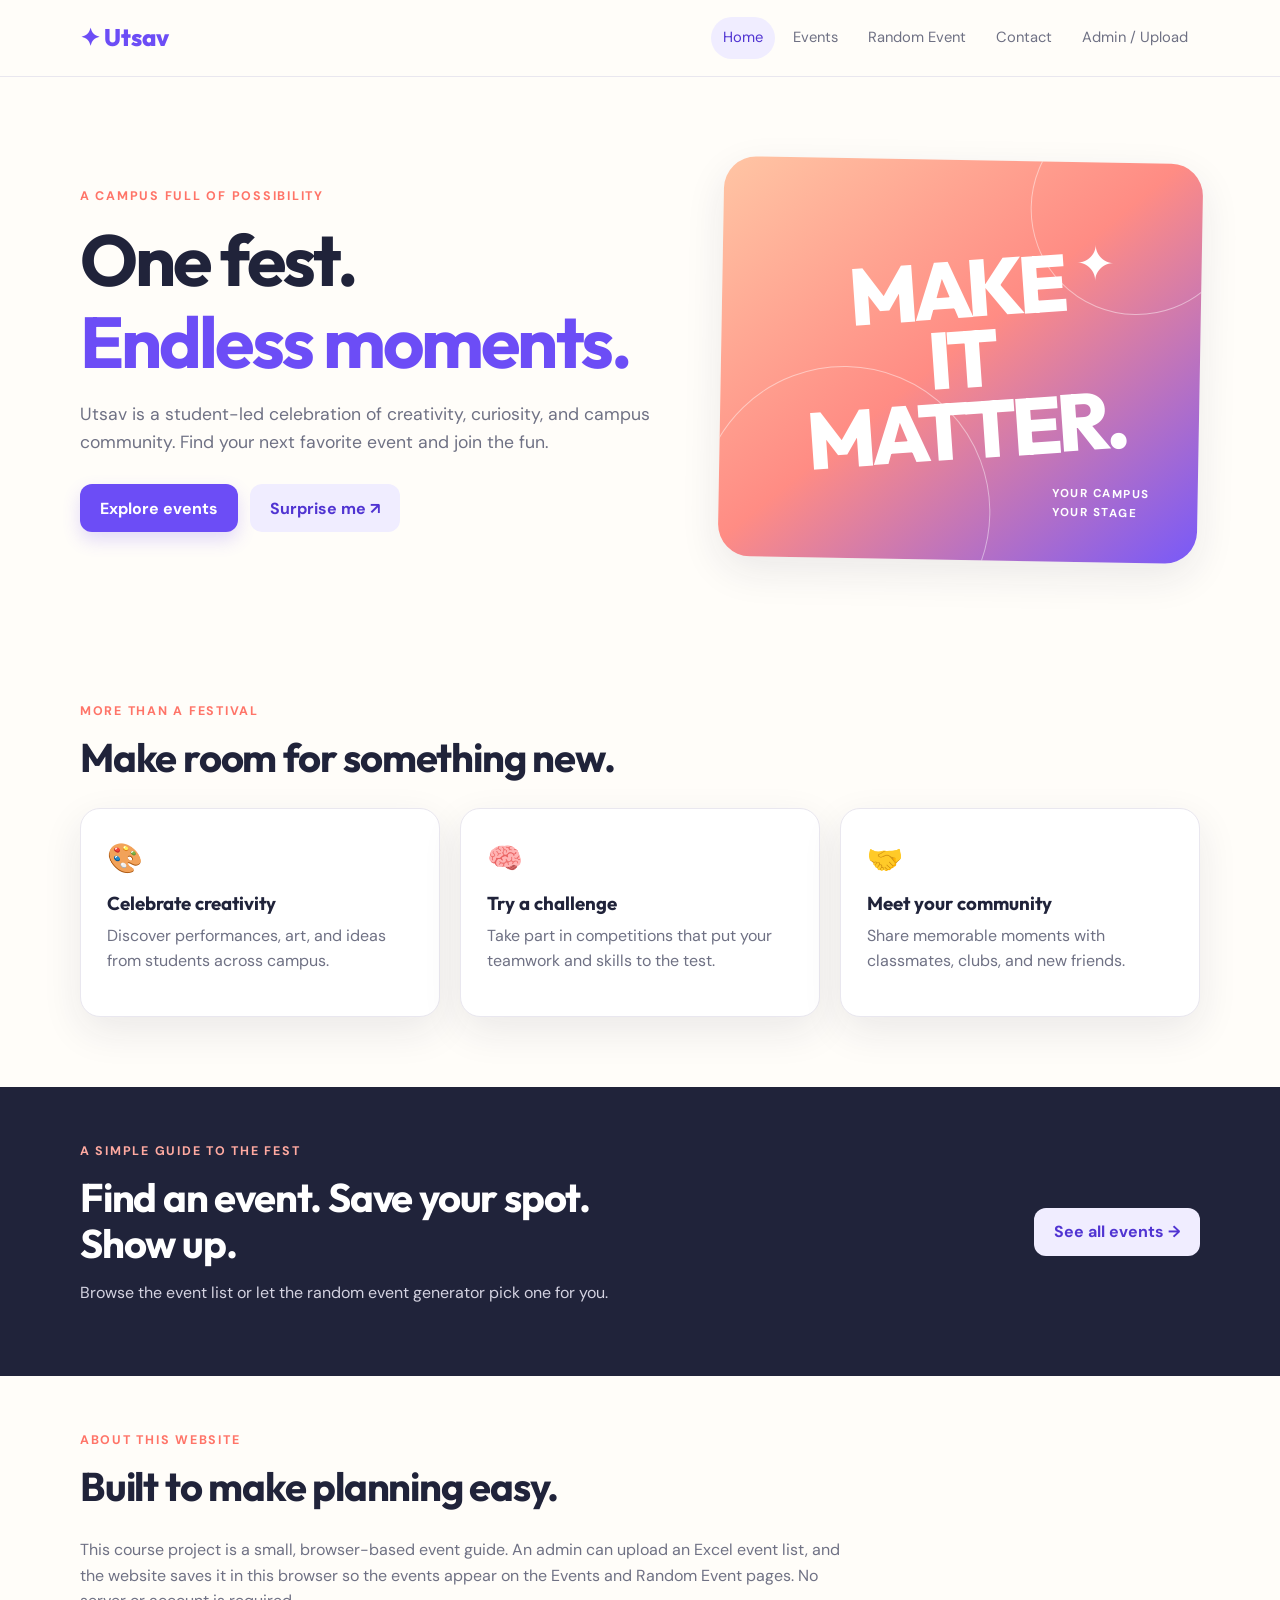
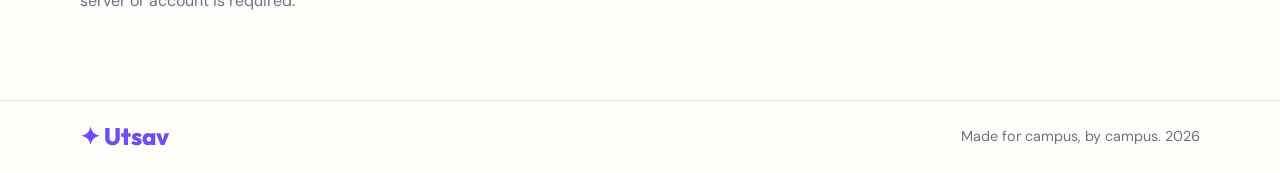
<file: index.html>
<!DOCTYPE html>
<html lang="en">
<head>
  <meta charset="UTF-8">
  <meta name="viewport" content="width=device-width, initial-scale=1.0">
  <title>Utsav — College Fest</title>
  <link rel="preconnect" href="https://fonts.googleapis.com">
  <link rel="preconnect" href="https://fonts.gstatic.com" crossorigin>
  <link href="https://fonts.googleapis.com/css2?family=DM+Sans:wght@400;500;600;700&family=Outfit:wght@500;600;700;800&display=swap" rel="stylesheet">
  <link rel="stylesheet" href="style.css">
  <script src="script.js" defer></script>
</head>
<body>
  <header class="site-header">
    <nav class="navbar container" aria-label="Main navigation">
      <a class="brand" href="index.html">✦ Utsav</a>
      <div class="nav-links">
        <a class="active" href="index.html">Home</a>
        <a href="events.html">Events</a>
        <a href="random.html">Random Event</a>
        <a href="contact.html">Contact</a>
        <a href="admin.html">Admin / Upload</a>
      </div>
    </nav>
  </header>

  <main>
    <section class="hero container">
      <div class="hero-copy">
        <p class="eyebrow">A campus full of possibility</p>
        <h1>One fest.<br><span>Endless moments.</span></h1>
        <p class="intro">
          Utsav is a student-led celebration of creativity, curiosity, and campus
          community. Find your next favorite event and join the fun.
        </p>
        <div class="hero-actions">
          <a class="button button-primary" href="events.html">Explore events</a>
          <a class="button button-light" href="random.html">Surprise me ↗</a>
        </div>
      </div>
      <div class="hero-art" aria-label="Colorful abstract fest artwork" role="img">
        <span class="art-spark">✦</span>
        <span class="art-word">MAKE<br>IT<br>MATTER.</span>
        <span class="art-note">YOUR CAMPUS<br>YOUR STAGE</span>
      </div>
    </section>

    <section class="section container">
      <div class="section-heading">
        <p class="eyebrow">More than a festival</p>
        <h2>Make room for something new.</h2>
      </div>
      <div class="info-grid">
        <article class="info-card">
          <span class="card-icon">🎨</span>
          <h3>Celebrate creativity</h3>
          <p>Discover performances, art, and ideas from students across campus.</p>
        </article>
        <article class="info-card">
          <span class="card-icon">🧠</span>
          <h3>Try a challenge</h3>
          <p>Take part in competitions that put your teamwork and skills to the test.</p>
        </article>
        <article class="info-card">
          <span class="card-icon">🤝</span>
          <h3>Meet your community</h3>
          <p>Share memorable moments with classmates, clubs, and new friends.</p>
        </article>
      </div>
    </section>

    <section class="highlight-band">
      <div class="container highlight-content">
        <div>
          <p class="eyebrow">A simple guide to the fest</p>
          <h2>Find an event. Save your spot. Show up.</h2>
          <p>Browse the event list or let the random event generator pick one for you.</p>
        </div>
        <a class="button button-light" href="events.html">See all events →</a>
      </div>
    </section>

    <section class="section container">
      <div class="section-heading">
        <p class="eyebrow">About this website</p>
        <h2>Built to make planning easy.</h2>
      </div>
      <p class="body-copy">
        This course project is a small, browser-based event guide. An admin can upload
        an Excel event list, and the website saves it in this browser so the events
        appear on the Events and Random Event pages. No server or account is required.
      </p>
    </section>
  </main>

  <footer class="site-footer">
    <div class="container footer-content">
      <a class="brand" href="index.html">✦ Utsav</a>
      <p>Made for campus, by campus. <span id="current-year"></span></p>
    </div>
  </footer>
</body>
</html>
</file>
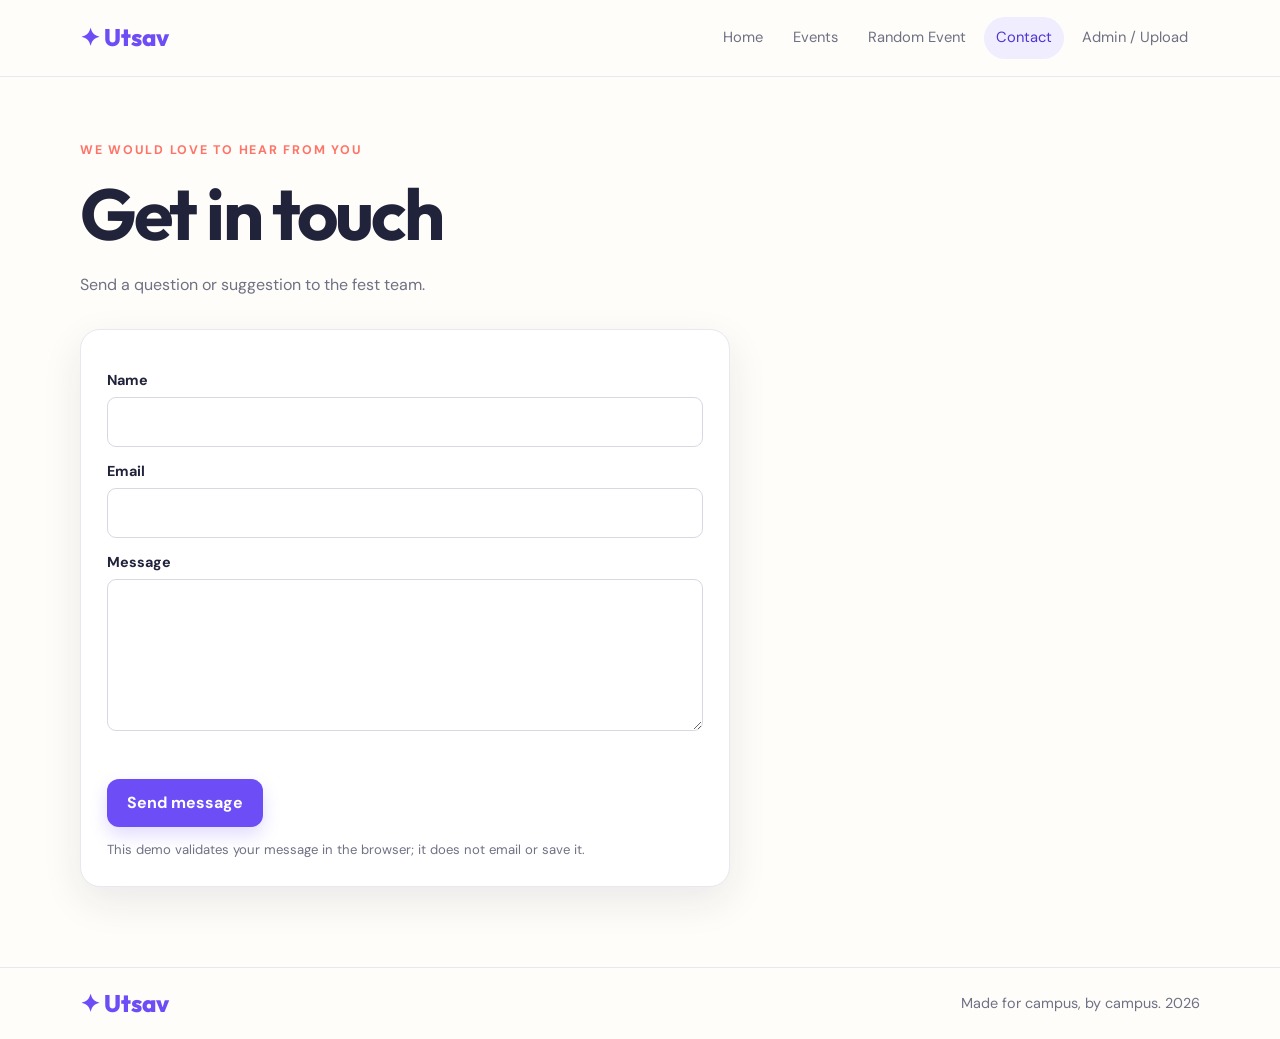
<file: contact.html>
<!DOCTYPE html>
<html lang="en">
<head>
  <meta charset="UTF-8">
  <meta name="viewport" content="width=device-width, initial-scale=1.0">
  <title>Contact — Utsav</title>
  <link rel="preconnect" href="https://fonts.googleapis.com">
  <link rel="preconnect" href="https://fonts.gstatic.com" crossorigin>
  <link href="https://fonts.googleapis.com/css2?family=DM+Sans:wght@400;500;600;700&family=Outfit:wght@500;600;700;800&display=swap" rel="stylesheet">
  <link rel="stylesheet" href="style.css">
  <script src="script.js" defer></script>
</head>
<body>
  <header class="site-header">
    <nav class="navbar container" aria-label="Main navigation">
      <a class="brand" href="index.html">✦ Utsav</a>
      <div class="nav-links">
        <a href="index.html">Home</a>
        <a href="events.html">Events</a>
        <a href="random.html">Random Event</a>
        <a class="active" href="contact.html">Contact</a>
        <a href="admin.html">Admin / Upload</a>
      </div>
    </nav>
  </header>

  <main class="container page-main">
    <section class="page-heading">
      <p class="eyebrow">We would love to hear from you</p>
      <h1>Get in touch</h1>
      <p>Send a question or suggestion to the fest team.</p>
    </section>

    <section class="form-card narrow-card">
      <form id="contact-form" action="thankyou.html" novalidate>
        <label for="contact-name">Name</label>
        <input id="contact-name" name="name" type="text" required>

        <label for="contact-email">Email</label>
        <input id="contact-email" name="email" type="email" required>

        <label for="contact-message">Message</label>
        <textarea id="contact-message" name="message" rows="5" required></textarea>

        <p id="contact-error" class="form-message error" role="alert"></p>
        <button class="button button-primary" type="submit">Send message</button>
        <p class="small-note">This demo validates your message in the browser; it does not email or save it.</p>
      </form>
    </section>
  </main>

  <footer class="site-footer">
    <div class="container footer-content">
      <a class="brand" href="index.html">✦ Utsav</a>
      <p>Made for campus, by campus. <span id="current-year"></span></p>
    </div>
  </footer>
</body>
</html>
</file>
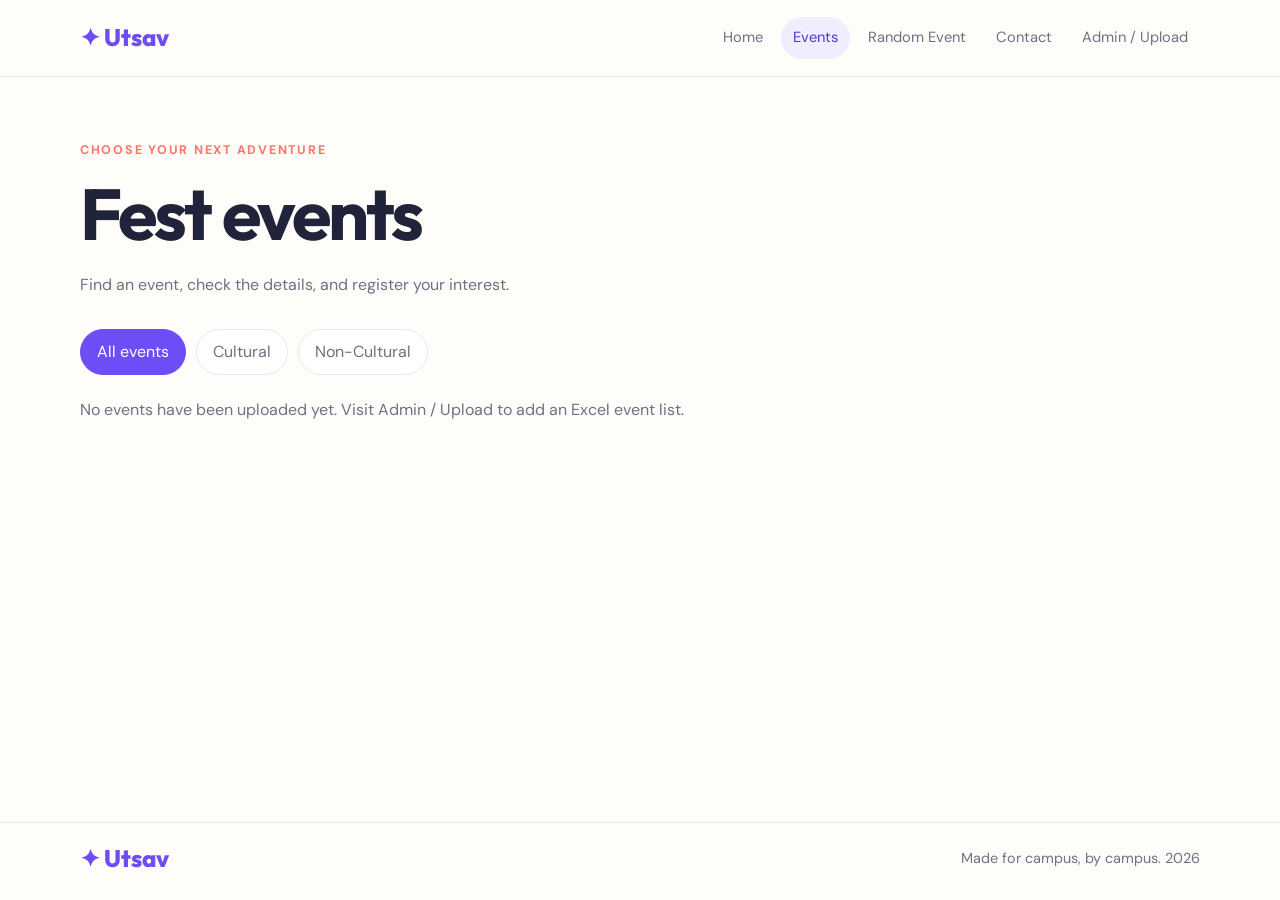
<file: events.html>
<!DOCTYPE html>
<html lang="en">
<head>
  <meta charset="UTF-8">
  <meta name="viewport" content="width=device-width, initial-scale=1.0">
  <title>Events — Utsav</title>
  <link rel="preconnect" href="https://fonts.googleapis.com">
  <link rel="preconnect" href="https://fonts.gstatic.com" crossorigin>
  <link href="https://fonts.googleapis.com/css2?family=DM+Sans:wght@400;500;600;700&family=Outfit:wght@500;600;700;800&display=swap" rel="stylesheet">
  <link rel="stylesheet" href="style.css">
  <script src="script.js" defer></script>
</head>
<body>
  <header class="site-header">
    <nav class="navbar container" aria-label="Main navigation">
      <a class="brand" href="index.html">✦ Utsav</a>
      <div class="nav-links">
        <a href="index.html">Home</a>
        <a class="active" href="events.html">Events</a>
        <a href="random.html">Random Event</a>
        <a href="contact.html">Contact</a>
        <a href="admin.html">Admin / Upload</a>
      </div>
    </nav>
  </header>

  <main class="container page-main">
    <section class="page-heading">
      <p class="eyebrow">Choose your next adventure</p>
      <h1>Fest events</h1>
      <p>Find an event, check the details, and register your interest.</p>
    </section>

    <div class="filter-row" aria-label="Filter events">
      <button class="filter-button selected" type="button" data-category="all">All events</button>
      <button class="filter-button" type="button" data-category="Cultural">Cultural</button>
      <button class="filter-button" type="button" data-category="Non-Cultural">Non-Cultural</button>
    </div>

    <p id="event-message" class="notice" role="status"></p>
    <div id="events-list" class="event-grid"></div>
  </main>

  <dialog id="registration-dialog" class="registration-dialog">
    <div class="dialog-heading">
      <div>
        <p class="eyebrow">Join the fun</p>
        <h2>Register your interest</h2>
      </div>
      <button class="close-button" id="close-registration" type="button" aria-label="Close form">×</button>
    </div>
    <form id="registration-form" novalidate>
      <label for="register-event">Event</label>
      <select id="register-event" name="event" required></select>

      <label for="register-name">Name</label>
      <input id="register-name" name="name" type="text" required>

      <label for="register-email">Email</label>
      <input id="register-email" name="email" type="email" required>

      <label for="register-phone">Phone</label>
      <input id="register-phone" name="phone" type="tel" required>

      <label for="register-college">College</label>
      <input id="register-college" name="college" type="text" required>

      <p id="registration-message" class="form-message" role="status"></p>
      <button class="button button-primary button-full" type="submit">Submit registration</button>
      <p class="small-note">This project demonstrates form validation only; it does not send or store registrations.</p>
    </form>
  </dialog>

  <footer class="site-footer">
    <div class="container footer-content">
      <a class="brand" href="index.html">✦ Utsav</a>
      <p>Made for campus, by campus. <span id="current-year"></span></p>
    </div>
  </footer>
</body>
</html>
</file>
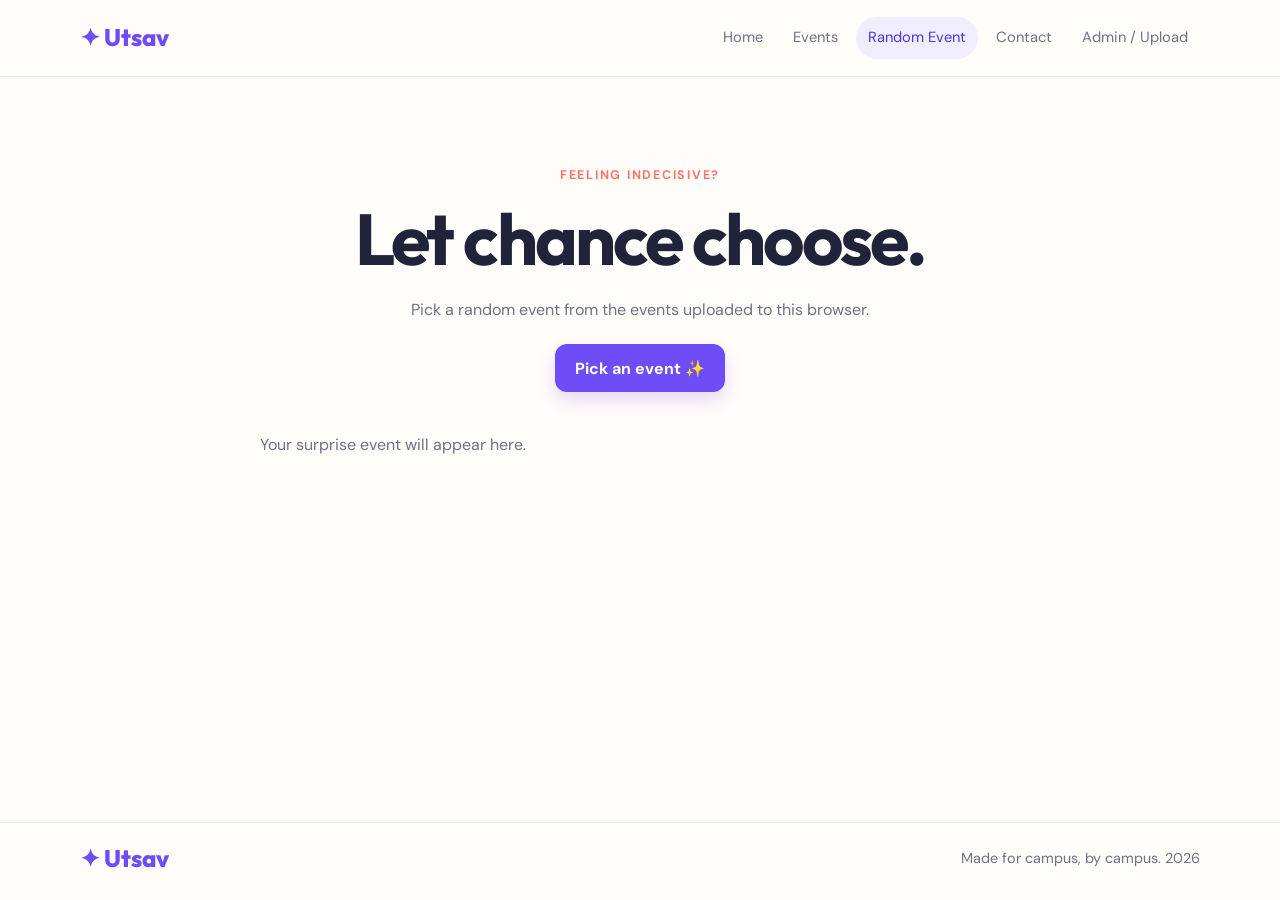
<file: random.html>
<!DOCTYPE html>
<html lang="en">
<head>
  <meta charset="UTF-8">
  <meta name="viewport" content="width=device-width, initial-scale=1.0">
  <title>Random Event — Utsav</title>
  <link rel="preconnect" href="https://fonts.googleapis.com">
  <link rel="preconnect" href="https://fonts.gstatic.com" crossorigin>
  <link href="https://fonts.googleapis.com/css2?family=DM+Sans:wght@400;500;600;700&family=Outfit:wght@500;600;700;800&display=swap" rel="stylesheet">
  <link rel="stylesheet" href="style.css">
  <script src="script.js" defer></script>
</head>
<body>
  <header class="site-header">
    <nav class="navbar container" aria-label="Main navigation">
      <a class="brand" href="index.html">✦ Utsav</a>
      <div class="nav-links">
        <a href="index.html">Home</a>
        <a href="events.html">Events</a>
        <a class="active" href="random.html">Random Event</a>
        <a href="contact.html">Contact</a>
        <a href="admin.html">Admin / Upload</a>
      </div>
    </nav>
  </header>

  <main class="container page-main">
    <section class="page-heading centered">
      <p class="eyebrow">Feeling indecisive?</p>
      <h1>Let chance choose.</h1>
      <p>Pick a random event from the events uploaded to this browser.</p>
      <button id="random-button" class="button button-primary" type="button">Pick an event ✨</button>
    </section>

    <section id="random-result" class="random-result" aria-live="polite">
      <p class="empty-state">Your surprise event will appear here.</p>
    </section>
  </main>

  <footer class="site-footer">
    <div class="container footer-content">
      <a class="brand" href="index.html">✦ Utsav</a>
      <p>Made for campus, by campus. <span id="current-year"></span></p>
    </div>
  </footer>
</body>
</html>
</file>
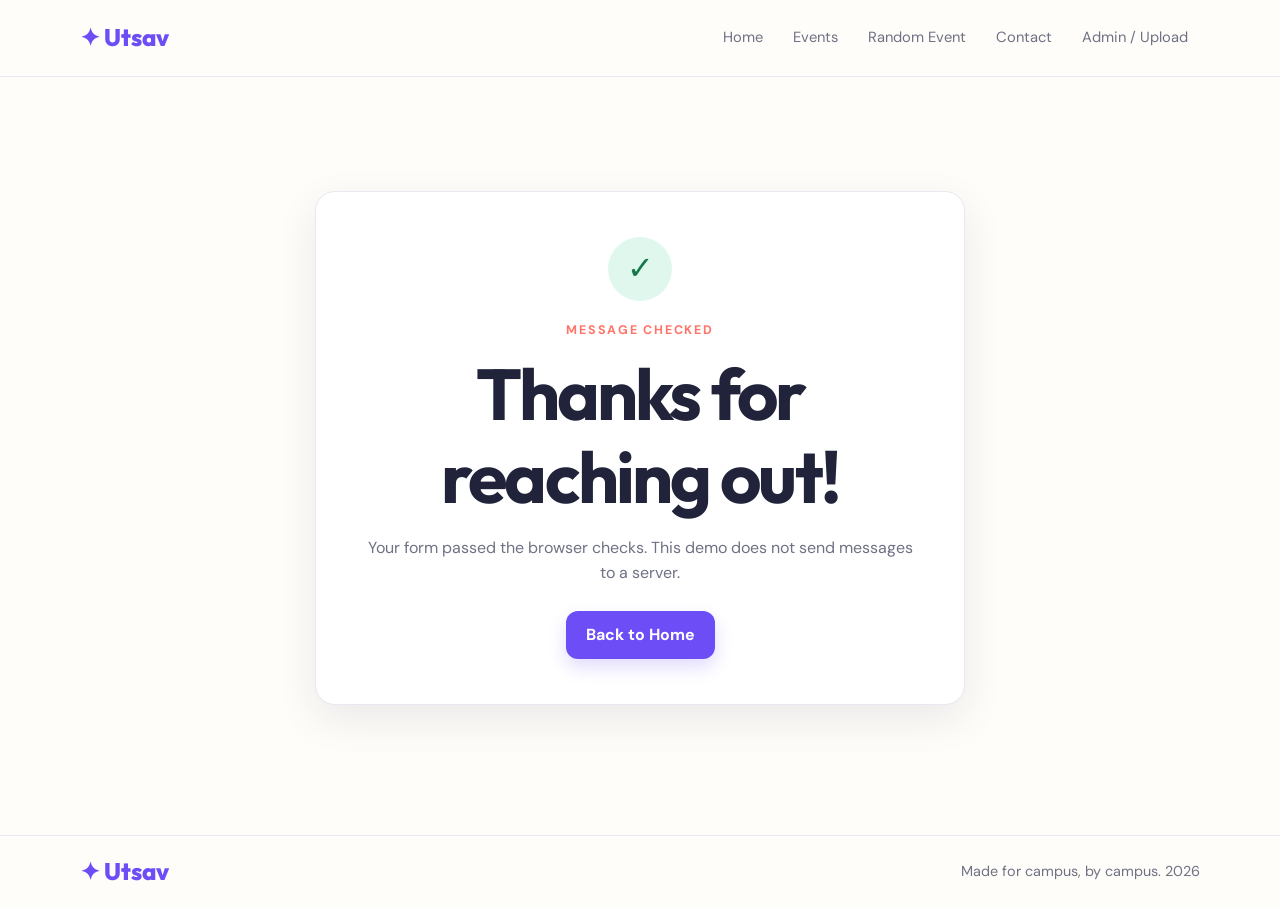
<file: thankyou.html>
<!DOCTYPE html>
<html lang="en">
<head>
  <meta charset="UTF-8">
  <meta name="viewport" content="width=device-width, initial-scale=1.0">
  <title>Thank You — Utsav</title>
  <link rel="preconnect" href="https://fonts.googleapis.com">
  <link rel="preconnect" href="https://fonts.gstatic.com" crossorigin>
  <link href="https://fonts.googleapis.com/css2?family=DM+Sans:wght@400;500;600;700&family=Outfit:wght@500;600;700;800&display=swap" rel="stylesheet">
  <link rel="stylesheet" href="style.css">
  <script src="script.js" defer></script>
</head>
<body>
  <header class="site-header">
    <nav class="navbar container" aria-label="Main navigation">
      <a class="brand" href="index.html">✦ Utsav</a>
      <div class="nav-links">
        <a href="index.html">Home</a>
        <a href="events.html">Events</a>
        <a href="random.html">Random Event</a>
        <a href="contact.html">Contact</a>
        <a href="admin.html">Admin / Upload</a>
      </div>
    </nav>
  </header>

  <main class="container page-main">
    <section class="thankyou-card">
      <span class="thankyou-icon">✓</span>
      <p class="eyebrow">Message checked</p>
      <h1>Thanks for reaching out!</h1>
      <p>Your form passed the browser checks. This demo does not send messages to a server.</p>
      <a class="button button-primary" href="index.html">Back to Home</a>
    </section>
  </main>

  <footer class="site-footer">
    <div class="container footer-content">
      <a class="brand" href="index.html">✦ Utsav</a>
      <p>Made for campus, by campus. <span id="current-year"></span></p>
    </div>
  </footer>
</body>
</html>
</file>
<file: style.css>
:root {
  --ink: #20233a;
  --muted: #6f7184;
  --paper: #fffdf9;
  --purple: #6c4df6;
  --purple-dark: #5034d2;
  --coral: #ff7468;
  --mint: #dff7ed;
  --line: #e9e7ef;
  --shadow: 0 14px 40px rgba(37, 32, 71, 0.09);
}

* {
  box-sizing: border-box;
}

body {
  margin: 0;
  color: var(--ink);
  background: var(--paper);
  font-family: "DM Sans", sans-serif;
  line-height: 1.6;
}

h1, h2, h3, .brand {
  font-family: "Outfit", sans-serif;
  line-height: 1.15;
}

h1 {
  margin: 0 0 16px;
  font-size: clamp(2.5rem, 6vw, 4.5rem);
  letter-spacing: -0.04em;
}

h2 {
  margin: 0 0 14px;
  font-size: clamp(1.7rem, 4vw, 2.5rem);
  letter-spacing: -0.03em;
}

h3 {
  margin: 12px 0 8px;
}

p {
  margin-top: 0;
}

.container {
  width: min(1120px, calc(100% - 40px));
  margin: 0 auto;
}

.site-header {
  position: sticky;
  z-index: 5;
  top: 0;
  background: rgba(255, 253, 249, 0.95);
  border-bottom: 1px solid var(--line);
  backdrop-filter: blur(10px);
}

.navbar, .nav-links, .footer-content, .hero-actions, .upload-row {
  display: flex;
  align-items: center;
}

.navbar {
  min-height: 76px;
  justify-content: space-between;
  gap: 24px;
}

.brand {
  color: var(--purple);
  font-size: 1.5rem;
  font-weight: 800;
  text-decoration: none;
  white-space: nowrap;
}

.nav-links {
  flex-wrap: wrap;
  justify-content: flex-end;
  gap: 6px;
}

.nav-links a {
  padding: 9px 12px;
  color: var(--muted);
  border-radius: 999px;
  font-size: 0.92rem;
  text-decoration: none;
  transition: background 0.2s, color 0.2s;
}

.nav-links a:hover, .nav-links a.active {
  color: var(--purple-dark);
  background: #f0edff;
}

.hero {
  display: grid;
  grid-template-columns: 1.1fr 0.9fr;
  align-items: center;
  gap: 55px;
  min-height: 570px;
  padding-top: 50px;
  padding-bottom: 55px;
}

.hero-copy .intro {
  max-width: 580px;
  color: var(--muted);
  font-size: 1.1rem;
}

.hero h1 span {
  color: var(--purple);
}

.eyebrow {
  margin-bottom: 12px;
  color: var(--coral);
  font-size: 0.78rem;
  font-weight: 700;
  letter-spacing: 0.14em;
  text-transform: uppercase;
}

.hero-actions {
  flex-wrap: wrap;
  gap: 12px;
  margin-top: 28px;
}

.button {
  display: inline-flex;
  min-height: 48px;
  align-items: center;
  justify-content: center;
  padding: 11px 20px;
  border: 0;
  border-radius: 12px;
  cursor: pointer;
  font: inherit;
  font-weight: 700;
  text-decoration: none;
  transition: transform 0.2s, background 0.2s, box-shadow 0.2s;
}

.button:hover {
  transform: translateY(-2px);
}

.button-primary {
  color: white;
  background: var(--purple);
  box-shadow: 0 8px 18px rgba(108, 77, 246, 0.2);
}

.button-primary:hover {
  background: var(--purple-dark);
}

.button-light {
  color: var(--purple-dark);
  background: #f0edff;
}

.button-full {
  width: 100%;
}

.hero-art {
  position: relative;
  display: flex;
  min-height: 400px;
  align-items: center;
  justify-content: center;
  overflow: hidden;
  border-radius: 32px;
  background: linear-gradient(140deg, #ffc5a4 0%, #ff8c84 48%, #7859f9 100%);
  box-shadow: var(--shadow);
  transform: rotate(1deg);
}

.hero-art::before, .hero-art::after {
  position: absolute;
  width: 210px;
  height: 210px;
  border: 1px solid rgba(255, 255, 255, 0.45);
  border-radius: 50%;
  content: "";
}

.hero-art::before {
  top: -60px;
  right: -40px;
}

.hero-art::after {
  bottom: -100px;
  left: -20px;
  width: 290px;
  height: 290px;
}

.art-word {
  z-index: 1;
  color: white;
  font-family: "Outfit", sans-serif;
  font-size: clamp(3rem, 8vw, 5rem);
  font-weight: 800;
  line-height: 0.88;
  letter-spacing: -0.06em;
  text-align: center;
  transform: rotate(-5deg);
}

.art-spark {
  position: absolute;
  top: 16%;
  right: 18%;
  color: white;
  font-size: 3rem;
}

.art-note {
  position: absolute;
  right: 10%;
  bottom: 10%;
  color: white;
  font-size: 0.72rem;
  font-weight: 700;
  letter-spacing: 0.13em;
}

.section {
  padding-top: 55px;
  padding-bottom: 70px;
}

.section-heading {
  max-width: 680px;
  margin-bottom: 28px;
}

.info-grid, .event-grid {
  display: grid;
  grid-template-columns: repeat(3, 1fr);
  gap: 20px;
}

.info-card, .event-card, .form-card, .random-card, .thankyou-card {
  padding: 26px;
  border: 1px solid var(--line);
  border-radius: 20px;
  background: white;
  box-shadow: var(--shadow);
}

.info-card p, .body-copy, .event-card p {
  color: var(--muted);
}

.card-icon {
  font-size: 1.8rem;
}

.highlight-band {
  padding: 55px 0;
  color: white;
  background: var(--ink);
}

.highlight-content {
  display: flex;
  align-items: center;
  justify-content: space-between;
  gap: 30px;
}

.highlight-content h2 {
  max-width: 600px;
}

.highlight-content p:not(.eyebrow) {
  color: #d3d2e0;
}

.highlight-band .eyebrow {
  color: #ffaaa1;
}

.body-copy {
  max-width: 760px;
}

.page-main {
  min-height: calc(100vh - 155px);
  padding-top: 64px;
  padding-bottom: 80px;
}

.page-heading {
  max-width: 760px;
  margin-bottom: 32px;
}

.page-heading p:not(.eyebrow) {
  color: var(--muted);
}

.page-heading.centered {
  margin: 25px auto 40px;
  text-align: center;
}

.page-heading.centered p:not(.eyebrow) {
  margin: 0 auto 22px;
}

.filter-row {
  display: flex;
  flex-wrap: wrap;
  gap: 10px;
  margin-bottom: 22px;
}

.filter-button {
  padding: 9px 16px;
  color: var(--muted);
  background: white;
  border: 1px solid var(--line);
  border-radius: 999px;
  cursor: pointer;
  font: inherit;
}

.filter-button:hover, .filter-button.selected {
  color: white;
  background: var(--purple);
  border-color: var(--purple);
}

.event-grid {
  grid-template-columns: repeat(2, 1fr);
}

.event-card {
  display: flex;
  flex-direction: column;
  align-items: flex-start;
}

.event-card .button {
  margin-top: auto;
}

.event-category {
  display: inline-block;
  padding: 5px 10px;
  color: var(--purple-dark);
  background: #f0edff;
  border-radius: 999px;
  font-size: 0.78rem;
  font-weight: 700;
}

.event-details {
  display: grid;
  width: 100%;
  grid-template-columns: 1fr 1fr;
  gap: 8px 18px;
  margin: 8px 0 20px;
  color: var(--muted);
  font-size: 0.92rem;
}

.event-details strong {
  color: var(--ink);
}

.notice, .empty-state {
  color: var(--muted);
}

.registration-dialog {
  width: min(520px, calc(100% - 28px));
  max-height: 90vh;
  overflow-y: auto;
  padding: 26px;
  border: 0;
  border-radius: 20px;
  box-shadow: 0 25px 80px rgba(0, 0, 0, 0.25);
}

.registration-dialog::backdrop {
  background: rgba(28, 25, 50, 0.55);
}

.dialog-heading {
  display: flex;
  align-items: flex-start;
  justify-content: space-between;
  gap: 16px;
}

.dialog-heading h2 {
  font-size: 1.7rem;
}

.close-button {
  width: 38px;
  height: 38px;
  border: 0;
  border-radius: 50%;
  background: #f2f1f6;
  cursor: pointer;
  font-size: 1.5rem;
}

form label {
  display: block;
  margin: 13px 0 5px;
  font-weight: 700;
  font-size: 0.9rem;
}

input, select, textarea {
  width: 100%;
  padding: 11px 12px;
  color: var(--ink);
  background: white;
  border: 1px solid #d9d7e2;
  border-radius: 9px;
  font: inherit;
}

input:focus, select:focus, textarea:focus {
  outline: 3px solid rgba(108, 77, 246, 0.16);
  border-color: var(--purple);
}

.form-message {
  min-height: 1.4em;
  margin: 10px 0;
  color: #25764d;
  font-size: 0.92rem;
}

.form-message.error {
  color: #b12c38;
}

.small-note {
  margin: 12px 0 0;
  color: var(--muted);
  font-size: 0.82rem;
}

.random-result {
  max-width: 760px;
  margin: 0 auto;
}

.random-card {
  border-top: 5px solid var(--coral);
}

.narrow-card {
  max-width: 650px;
}

.form-card h2 {
  font-size: 1.5rem;
}

.column-list {
  padding: 12px;
  color: var(--purple-dark);
  background: #f5f2ff;
  border-radius: 8px;
  font-size: 0.9rem;
  overflow-wrap: anywhere;
}

.upload-row {
  flex-wrap: wrap;
  gap: 12px;
  margin: 18px 0;
}

.file-label {
  width: auto;
  margin: 0;
  padding: 12px 15px;
  color: white;
  background: var(--ink);
  border-radius: 9px;
  cursor: pointer;
}

input[type="file"] {
  max-width: 230px;
  padding: 8px;
}

button:disabled {
  cursor: not-allowed;
  opacity: 0.5;
}

.table-wrap {
  max-width: 100%;
  margin: 18px 0;
  overflow-x: auto;
}

table {
  width: 100%;
  border-collapse: collapse;
  font-size: 0.88rem;
}

th, td {
  padding: 10px;
  border: 1px solid var(--line);
  text-align: left;
}

th {
  background: #f5f2ff;
}

.thankyou-card {
  max-width: 650px;
  margin: 50px auto;
  padding: 45px;
  text-align: center;
}

.thankyou-icon {
  display: inline-grid;
  width: 64px;
  height: 64px;
  margin-bottom: 20px;
  color: #16784b;
  background: var(--mint);
  border-radius: 50%;
  font-size: 2rem;
  place-items: center;
}

.thankyou-card p:not(.eyebrow) {
  margin-bottom: 25px;
  color: var(--muted);
}

.site-footer {
  padding: 22px 0;
  border-top: 1px solid var(--line);
}

.footer-content {
  justify-content: space-between;
  gap: 16px;
}

.footer-content p {
  margin: 0;
  color: var(--muted);
  font-size: 0.9rem;
}

@media (max-width: 760px) {
  .navbar {
    align-items: flex-start;
    flex-direction: column;
    padding-top: 14px;
    padding-bottom: 12px;
  }

  .nav-links {
    justify-content: flex-start;
  }

  .nav-links a {
    padding: 7px 9px;
    font-size: 0.85rem;
  }

  .hero {
    grid-template-columns: 1fr;
    gap: 30px;
    padding-top: 40px;
  }

  .hero-art {
    min-height: 300px;
  }

  .info-grid, .event-grid {
    grid-template-columns: 1fr;
  }

  .highlight-content, .footer-content {
    align-items: flex-start;
    flex-direction: column;
  }
}

@media (max-width: 450px) {
  .container {
    width: min(100% - 26px, 1120px);
  }

  .event-details {
    grid-template-columns: 1fr;
  }

  .form-card, .event-card, .thankyou-card {
    padding: 20px;
  }
}
</file>
